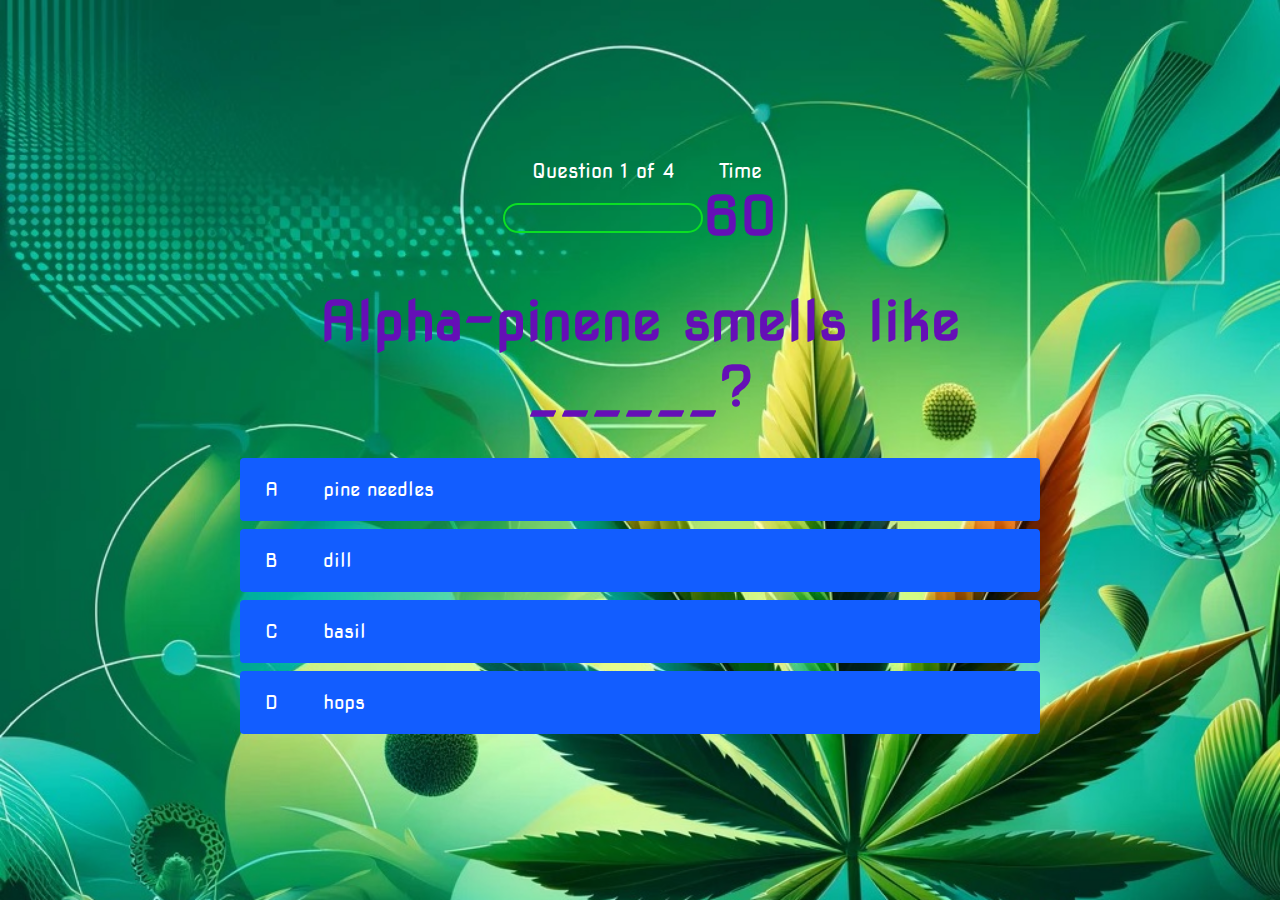
<file: game.html>
<!DOCTYPE html>
<html lang="en">
  <head>
    <!-- Meta information -->
    <meta charset="UTF-8" />
    <meta name="viewport" content="width=device-width, initial-scale=1.0">
    
    <!-- Page title -->
    <title>Quiz Page</title>
    
    <!-- Link to external CSS stylesheets -->
    <link rel="stylesheet" href="style.css">
    <link rel="stylesheet" href="game.css">
  </head>
  <body>
    <!-- Container for the page content -->
    <div class="container">
      <!-- Game section with a question, choices, and progress indicators -->
      <div id="game" class="justify-center flex-column">
        <!-- HUD (Heads-Up Display) to show question progress and time remaining -->
        <div id="hud">
          <div class="hud-item">
            <p id="progressText" class="hud-prefix">
              Question
            </p>
            <div id="progressBar">
              <div id="progressBarFull"></div>
            </div>
          </div>
          <div class="hud-item">
            <p class="hud-prefix">Time</p>
            <h1 class="hud-main-text" id="score">
              60
            </h1>
          </div>
        </div>
        
        <!-- Question text -->
        <h1 id="question">What is the answer to this question</h1>
        
        <!-- Choice containers for answer options -->
        <div class="choice-container">
          <p class="choice-prefix">A</p>
          <p class="choice-text" data-number="1">Choice</p>
        </div>
        <div class="choice-container">
          <p class="choice-prefix">B</p>
          <p class="choice-text" data-number="2">Choice 2</p>
        </div>
        <div class="choice-container">
          <p class="choice-prefix">C</p>
          <p class="choice-text" data-number="3">Choice 3</p>
        </div>
        <div class="choice-container">
          <p class="choice-prefix">D</p>
          <p class="choice-text" data-number="4">Choice 4</p>
        </div>
      </div>
    </div>
    
    <!-- Include JavaScript for handling the quiz game -->
    <script src="game.js"></script>
  </body>
</html>
</file>
<file: style.css>
/* Import Google Fonts */
@import url("https://fonts.googleapis.com/css2?family=Nova+Square&display=swap");

/* Define root-level styles */
:root {
  background-color: rgb(29, 26, 26); /* Define background color */
}

/* Global styles for all elements */
* {
  box-sizing: border-box;
  margin: 0;
  padding: 0;
  font-size: 62.5%; /* Set font size to 62.5% for easier rem unit conversion */
  font-family: "Nova Square", cursive; /* Specify the font-family */
}

/* Background image for the home page */
body {
  background-image: url('assets/images/canna.jpeg'); /* Path to your background image */
  background-size: cover; /* Ensure the image covers the entire background */
  background-repeat: no-repeat; /* Prevent the background image from repeating */
  background-position: center; /* Center the background image */
  height: 100vh; /* Full viewport height */
  width: 100vw; /* Full viewport width */
}

/* Heading 1 styles */
h1 {
  font-size: 5.4rem;
  margin-bottom: 4rem; /* Add margin below heading */
  color: rgb(101, 15, 182);
  text-align: center;
}

/* Container styles */
.container {
  width: 100vw;
  height: 100vh; /* Change to full viewport height */
  display: flex;
  justify-content: center;
  align-items: center;
  max-width: 80rem; /* Limit the maximum width of the container */
  margin: 0 auto; /* Center the container horizontally */
  padding: 2rem;
}

/* Flex column layout */
.flex-column {
  display: flex;
  flex-direction: column;
  align-items: center; /* Center align items horizontally */
}

/* Center-align text */
.flex-center {
  text-align: center;
}

/* Hidden element style */
.hidden {
  display: none;
}

/* Button styles */
.btn {
  font-size: 2.4rem;
  padding: 2rem 0;
  width: 30rem;
  text-align: center;
  margin-bottom: 1rem;
  text-decoration: none;
  color: black;
  background: linear-gradient(
    90deg,
    rgb(29, 92, 8) 0%,
    rgba(138, 46, 214, 0.812) 100%
  );
  border-radius: 4px;
}

/* Button hover effect */
.btn:hover {
  cursor: pointer;
  box-shadow: 0 0.4rem 1.4rem 0 rgba(255, 255, 0, 0.5);
  transition: transform 150ms;
  transform: scale(1.03);
}

/* Button hover effect for disabled buttons */
.btn[disabled]:hover {
  cursor: not-allowed;
  box-shadow: none;
  transform: none;
}
#mostRecentScore {
  color: rgba(138, 46, 214, 0.812); /* Change the color as desired */
  font-size: 6rem;
}


/* High score button styles */
#highscore-btn {
  background: linear-gradient(
    90deg,
    rgba(138, 46, 214, 0.812) 0%,
    rgb(29, 92, 8) 100%
  );
}

/* High score button hover effect */
#highscore-btn:hover {
  box-shadow: 0 0.4rem 1.4rem 0 rgba(255, 255, 0, 0.5);
}

/* Crown icon styles */
.fa-crown {
  font-size: 2.5rem;
  margin-left: 1rem;
}

/* End Page CSS */
.end-form-container {
  width: 100%;
  display: flex;
  flex-direction: column;
  align-items: center;
  max-width: 30rem;
}

/* Input field styles */
input {
  margin-bottom: 1rem;
  width: 20rem;
  padding: 1.5rem;
  font-size: 1.8rem;
  border: none;
  box-shadow: 0 0.1rem 1.4rem 0 rgba(86, 185, 235, 0.5);
}

/* Input field placeholder color */
input::placeholder {
  color: #aaa;
}

/* Username input styles */
#username {
  margin-bottom: 3rem;
  width: 100%;
  outline: none;
}

/* End text styles */
#end-text {
  font-size: 2.4rem;
  color: #fff;
  text-align: center;
}

/* Save Score button styles */
#saveScoreBtn {
  border: none;
}

/* Home icon styles */
.fa-home {
  margin-left: 1rem;
  font-size: 2rem;
  color: rgb(28, 26, 26);
}
</file>
<file: game.css>
/* Body styles, setting text color to white */
body {
  color: #fff;
}

/* Styles for choice containers (answer options) */
.choice-container {
  display: flex;
  margin-bottom: 0.8rem;
  width: 100%;
  border-radius: 4px;
  background: rgb(18, 93, 255);
  font-size: 3rem;
  min-width: 80rem;
}

/* Hover effect for choice containers */
.choice-container:hover {
  cursor: pointer;
  box-shadow: 0 0.4rem 1.4rem 0 rgba(6, 103, 247, 0.5);
  transform: scale(1.02);
  transform: transform 100ms;
}

/* Styles for the prefix (e.g., A, B, C) within choice containers */
.choice-prefix {
  padding: 2rem 2.5rem;
  color: white;
}

/* Styles for the text of the answer choices */
.choice-text {
  padding: 2rem;
  width: 100%;
}

/* Styles for correct answer choice */
.correct {
  background: linear-gradient(
    32deg,
    rgba(11, 233, 36) 0%,
    rgb(41, 232, 111) 100%
  );
}

/* Styles for incorrect answer choice */
.incorrect {
  background: linear-gradient(
    32deg,
    rgba(230, 29, 1) 0%,
    rgb(224, 11, 11, 1) 100%
  );
}

/* Styles for the Heads-Up Display (HUD) */
#hud {
  display: flex;
  justify-content: space-between;
}

/* Styles for the HUD prefix text */
.hud-prefix {
  text-align: center;
  font-size: 2rem;
}

/* Styles for the HUD main text */
.hud-main-text {
  text-align: center;
}

/* Styles for the progress bar */
#progressBar {
  width: 20rem;
  height: 3rem;
  border: 0.2rem solid rgb(11, 223, 36);
  margin-top: 2rem;
  border-radius: 50px;
  overflow: hidden;
}

/* Styles for the filled portion of the progress bar */
#progressBarfull {
  height: 100%;
  background-color: rgb(11, 223, 36);
  width: 0%;
}

/* Media query for screens with a maximum width of 768px */
@media screen and (max-width: 768px) {
  .choice-container {
    min-width: 40rem; /* Adjust the minimum width for smaller screens */
  }
}
</file>
